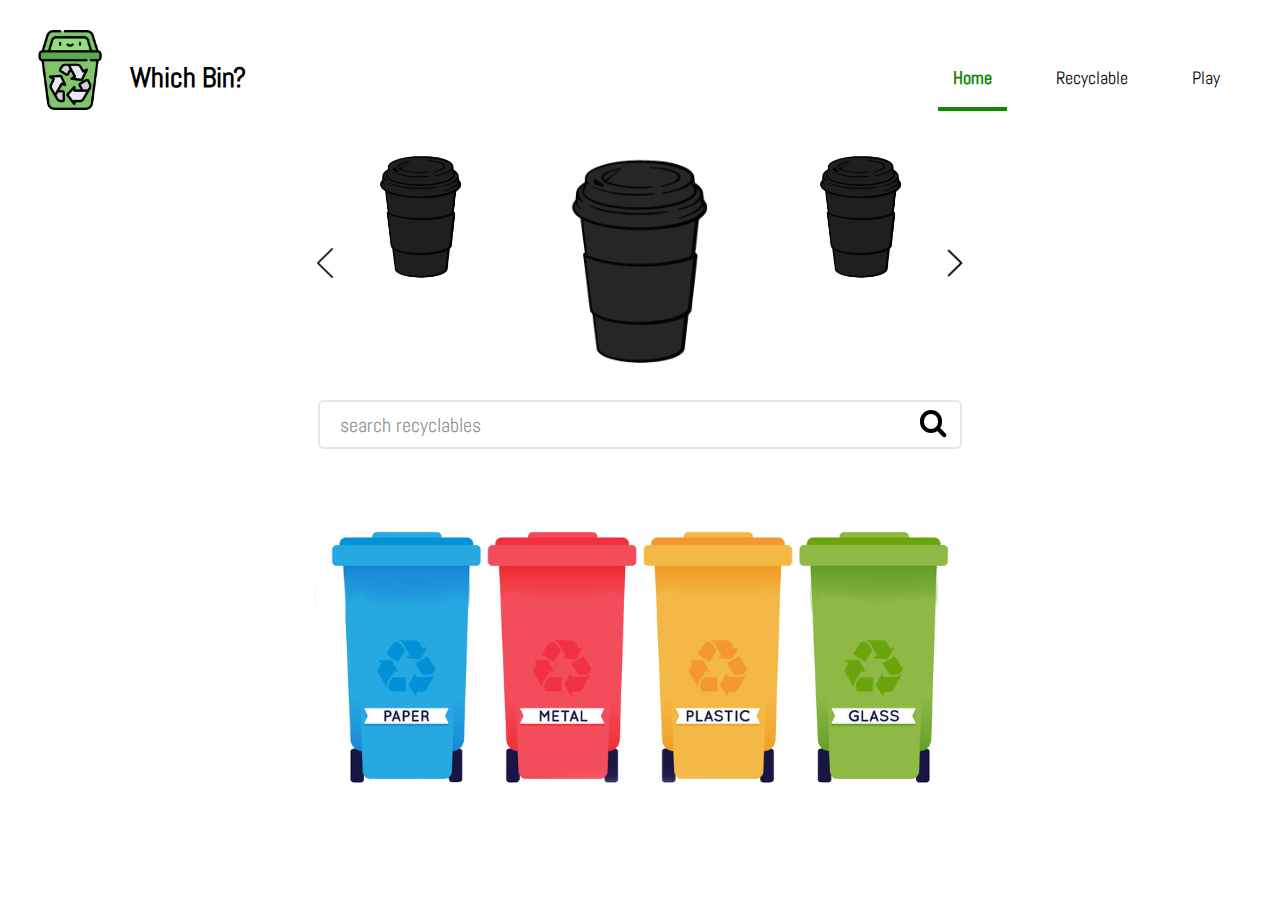
<file: index.html>
<!DOCTYPE html>
<html>

<head>
  <meta charset='utf-8'>
  <link rel="stylesheet" type="text/css" href="index.css">
  <title>Which Bin?</title>
</head>

<body>
  <div id="background"></div>
  <div id="page-wrapper">
    <nav>
      <a id="nav-logo" href="#"><img id="logo" src="img/logo.png">
        <p>Which Bin?</p>
      </a>
      <ul id="nav-items">
        <li><a id="nav-home" class="active" href="#">Home</a></li>
        <li><a id="nav-recyclable" href="#">Recyclable</a></li>
        <li><a id="nav-play" href="#">Play</a></li>
      </ul>
    </nav>
    <div id="content-wrapper">
      <div id="mystery-item-wrapper">
        <div id="left-arrow" class="arrow"><img src="img/left.png"></div>
        <div id="scrolling-wrapper">
          <div class="item"><img class="mystery-item" src="img/coffee.png"></div>
          <div class="item"><img class="mystery-item" src="img/coffee.png"></div>
          <div class="item"><img class="mystery-item" src="img/coffee.png"></div>
          <div class="item"><img class="mystery-item" src="img/coffee.png"></div>
          <div class="item"><img class="mystery-item" src="img/coffee.png"></div>
          <div class="item"><img class="mystery-item" src="img/coffee.png"></div>
          <div class="item"><img class="mystery-item" src="img/coffee.png"></div>
          <div class="item"><img class="mystery-item" src="img/coffee.png"></div>
        </div>
        <div id="right-arrow" class="arrow"><img src="img/right.png"></div>
      </div>
      <div id="search-container">
        <form method="GET" action="">
          <div class="tb">
            <div class="td">
              <input id="search-field" type="text" name="item" placeholder="search recyclables">
            </div>
            <div class="td" id="s-cover">
              <button type="submit">
                <div id="s-circle"></div>
                <span></span>
              </button>
            </div>
          </div>
        </form>
      </div>
      <div id="bins-container">
        <img id="bins" src="img/bins.png" alt="bins">
      </div>
    </div>
  </div>

  <script src="https://ajax.googleapis.com/ajax/libs/jquery/3.3.1/jquery.min.js"></script>
  <script type="text/javascript" src="index.js"></script>

</body>

</html>
</file>
<file: index.css>
@import url('https://fonts.googleapis.com/css?family=Abel');
body {
  margin: 0;
}

/* #background {
  width: 100%;
  height: 100%;
  position: fixed;
  background-image: url("img/paperBackground.jpeg");
  background-size: cover;
  z-index: -1;
  filter: brightness(103%);
} */

#page-wrapper {
  max-width: 1300px;
  height: 100vh;
  margin: 0 auto;
}

/************** Navigation bar ******************/

.active {
  color: rgb(16, 136, 0);
  border-bottom: 4px solid rgb(16, 136, 0);
  font-size: 18px;
  font-weight: bold;
}

nav {
  height: 110px;
}

#logo {
  width: 80px;
  float: left;
  padding: 30px 0 0 30px;
}

nav p {
  display: inline-block;
  font-size: 28px;
  font-family: 'Abel', cursive;
  font-weight: 900;
  color: black;
  margin: 60px 0 0 20px;
}

nav ul {
  float: right;
  padding: 50px 30px 0 0;
}

nav ul li {
  display: inline;
}

nav ul li a:hover {
  color: rgb(24, 204, 0);
}

nav ul li a {
  font-family: 'Abel', sans-serif;
  text-decoration: none;
  padding: 18px 15px;
  margin: 0 15px;
  font-size: 18px;
  font-weight: 500;
  color: black;
}

/******************** Content *********************/

#content-wrapper {
  padding-top: 40px;
  position: relative;
}

/****************** Mystery Items *******************/

#mystery-item-wrapper {
  height: 230px;
  width: 660px;
  margin: 0 auto;
  display: flex;
  align-items: center;
  position: relative;
}

#scrolling-wrapper {
  display: flex;
  flex-wrap: nowrap;
  overflow: hidden;
  width: 540px;
  height: 230px;
  margin: 0 auto;
}

.item {
  flex: 0 0 auto;
  width: 220px;
}

.mystery-item {
  display: block;
  width: 70%;
  filter: brightness(15%);
  margin: 0 auto;
}

.arrow img {
  width: 30px;
  cursor: pointer;
}

@keyframes reveal-item {
  from {
    filter: brightness(15%);
  }
  to {
    filter: none;
  }
}

/******************** Search bar ********************/

.tb {
  display: table;
  width: 100%;
}

.td {
  display: table-cell;
  vertical-align: middle;
}

#search-container {
  width: 50%;
  margin: 0 auto;
  background-color: white;
  border-radius: 6px;
  border: 2px solid rgb(170, 170, 170, 0.3);
  position: relative;
  margin-top: 20px;
}

input, button {
  font-family: 'Abel', sans-serif;
  padding: 0;
  margin: 0;
  border: 0;
  background-color: transparent;
}

form {
  height: 45px;
}

input[type="text"] {
  width: 95%;
  height: 45px;
  font-size: 20px;
  line-height: 1;
  padding-left: 20px;
}

input[type="text"]::placeholder {
  color: #8f8f8f;
}

#s-cover {
  width: 1px;
  padding-left: 35px;
  zoom: 80%;
}

button {
  position: relative;
  display: block;
  width: 30px;
  height: 34px;
  cursor: pointer;
}

#s-circle {
  position: relative;
  top: -4px;
  left: -20px;
  width: 18px;
  height: 18px;
  margin-top: 0;
  border-width: 5px;
  border: 5px solid black;
  background-color: transparent;
  border-radius: 50%;
  transition: 0.5s ease all;
}

button span {
  position: absolute;
  top: 16px;
  left: -8px;
  display: block;
  width: 25px;
  height: 10px;
  background-color: transparent;
  border-radius: 10px;
  transform: rotateZ(45deg);
  transition: 0.5s ease all;
}

button span:before, button span:after {
  content: '';
  position: absolute;
  bottom: 0;
  right: 0;
  width: 15px;
  height: 5px;
  background-color: black;
  border-radius: 10px;
  transform: rotateZ(0);
  transition: 0.5s ease all;
}

#s-cover:hover #s-circle {
  top: -1px;
  width: 30px;
  height: 5px;
  border-width: 0;
  background-color: black;
  border-radius: 20px;
}

#s-cover:hover span {
  top: 50%;
  left: 0px;
  width: 13px;
  margin-top: -7px;
  transform: rotateZ(0);
}

#s-cover:hover button span:before {
  bottom: 6px;
  transform: rotateZ(40deg);
}

#s-cover:hover button span:after {
  bottom: -3px;
  transform: rotateZ(-45deg);
}

#s-cover:hover button span:before, #s-cover:hover button span:after {
  right: 0px;
  width: 18px;
  background-color: black;
}

*:focus {
  outline: none;
}

/******************** Bins **************************/

#bins-container {
  max-width: 650px;
  width: 60%;
  margin: 0 auto;
  padding-top: 50px;
  position: relative;
}

#bins {
  width: 100%;
}
</file>
